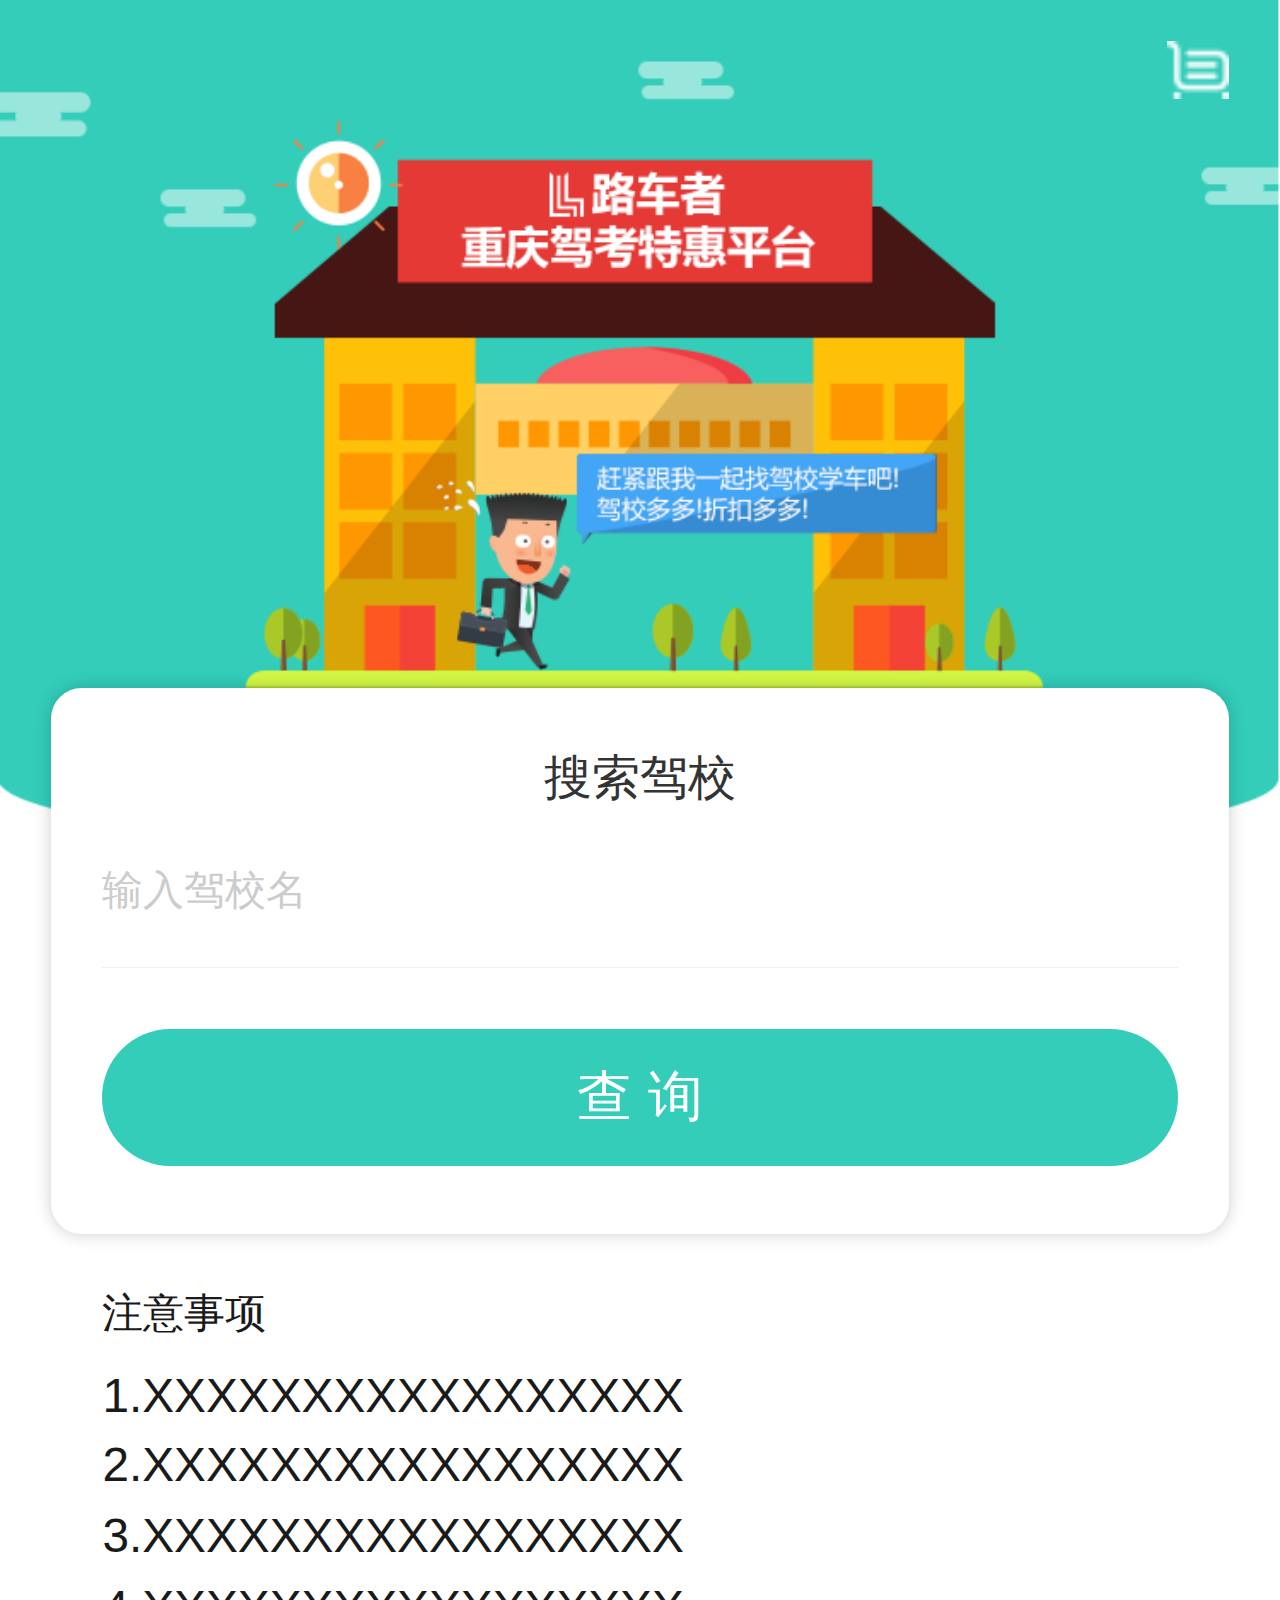
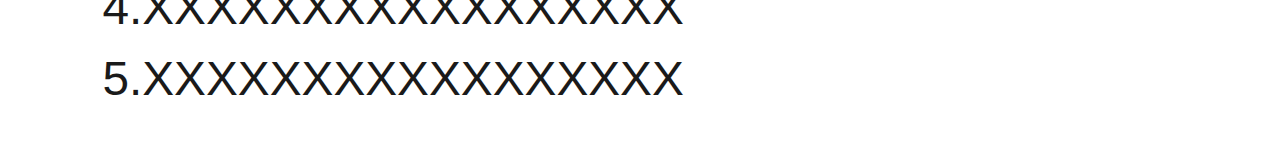
<file: index.html>
<!DOCTYPE html>
<html>
	<head>
		<meta charset="utf-8" />
		<meta name="viewport" content="width=device-width,initial-scale=1,minimum-scale=1,maximum-scale=1,user-scalable=no" />
		<title>驾考报名</title>
		<link rel="stylesheet" type="text/css" href="css/common.css"/>
		<link rel="stylesheet" type="text/css" href="css/app.css"/>
	</head>
	<body>
		<div class="index">
			<div class="index-top">
				<a href="pay_detail.html">
					<em class="shopcar"></em>
				</a>
			</div>
			<div class="serach-school">
				<p>搜索驾校</p>
				<div class="serach-input">
					<input type="" placeholder="输入驾校名">
				</div>
				<div class="btn">
					<a href="apply.html">
						<p>查  询</p>
					</a>
				</div>
			</div>
			<div class="warmtip">
				<div class="tip">
				<p>注意事项</p>
				<ul>
					<li>1.XXXXXXXXXXXXXXXXX</li>
					<li>2.XXXXXXXXXXXXXXXXX</li>
					<li>3.XXXXXXXXXXXXXXXXX</li>
					<li>4.XXXXXXXXXXXXXXXXX</li>
					<li>5.XXXXXXXXXXXXXXXXX</li>
				</ul>
			</div>
			</div>
		</div>
	</body>
	<script src="js/common.js"></script>
</html>
</file>
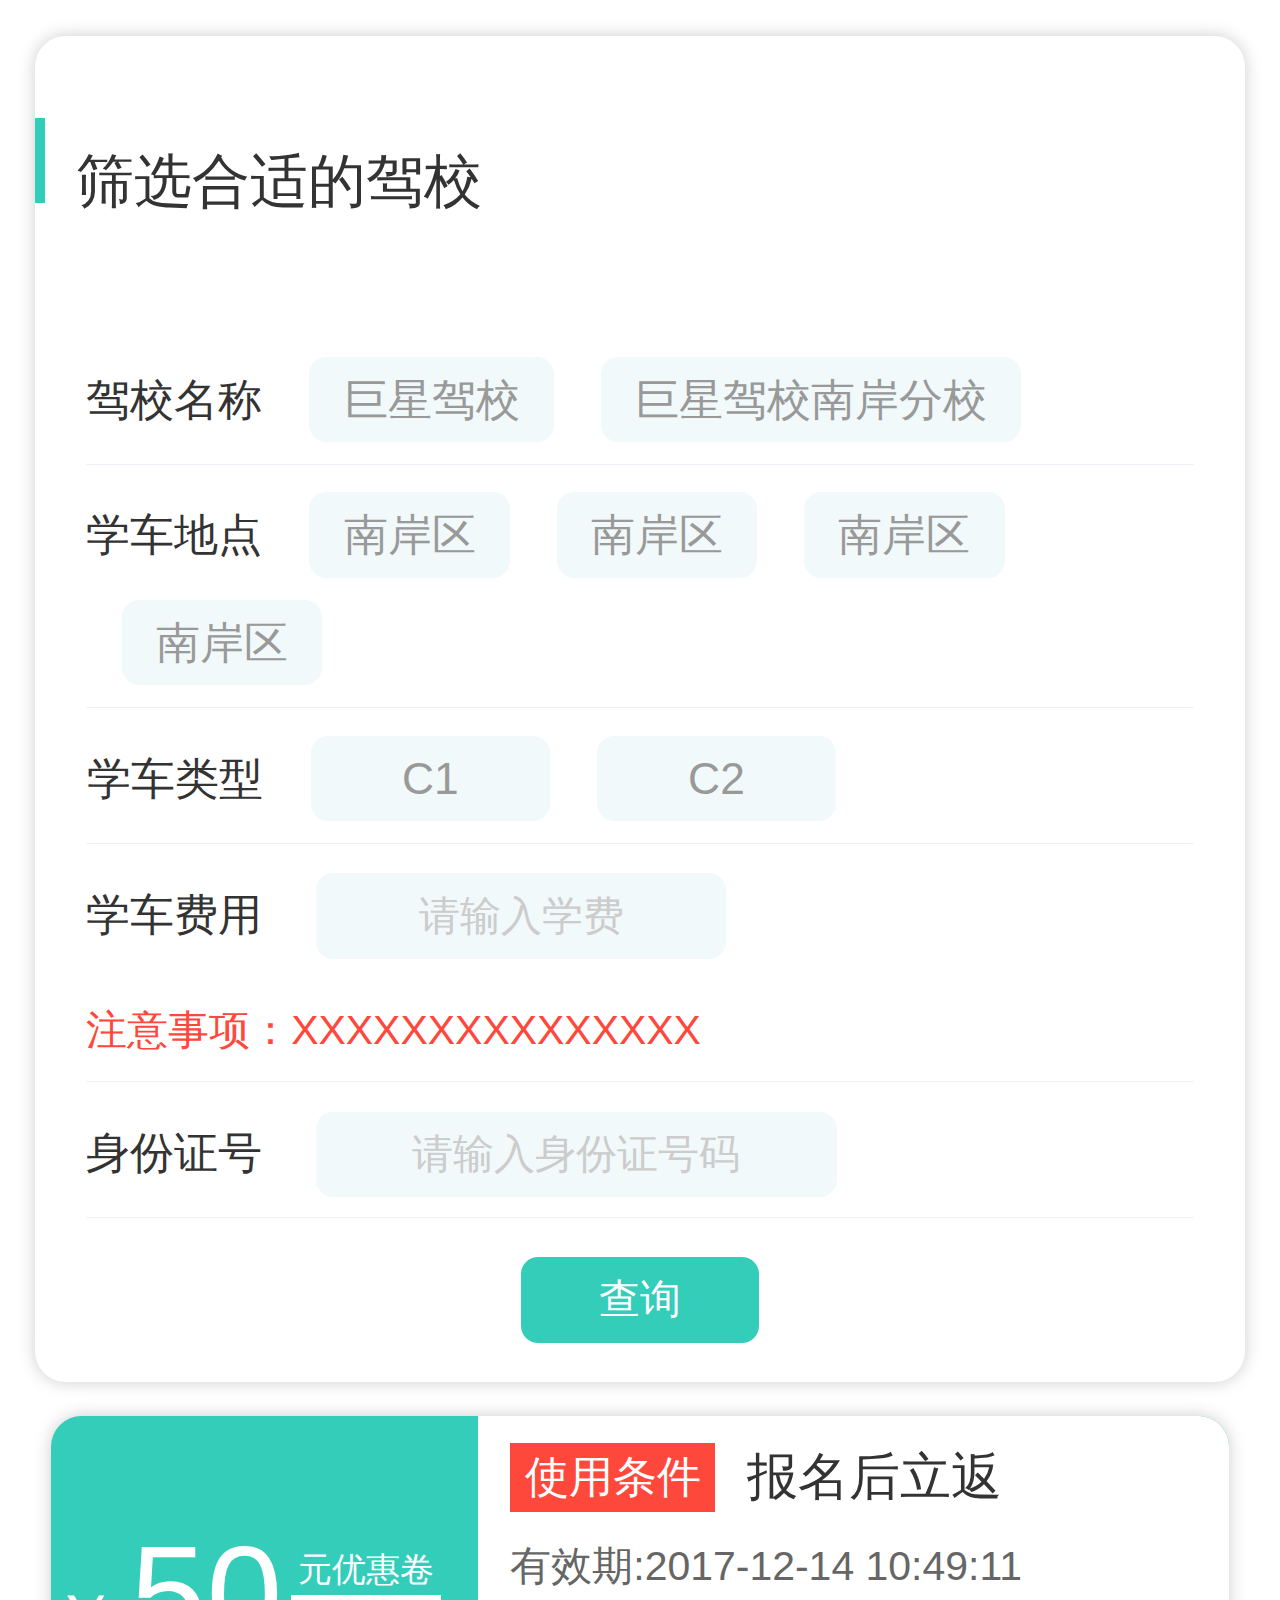
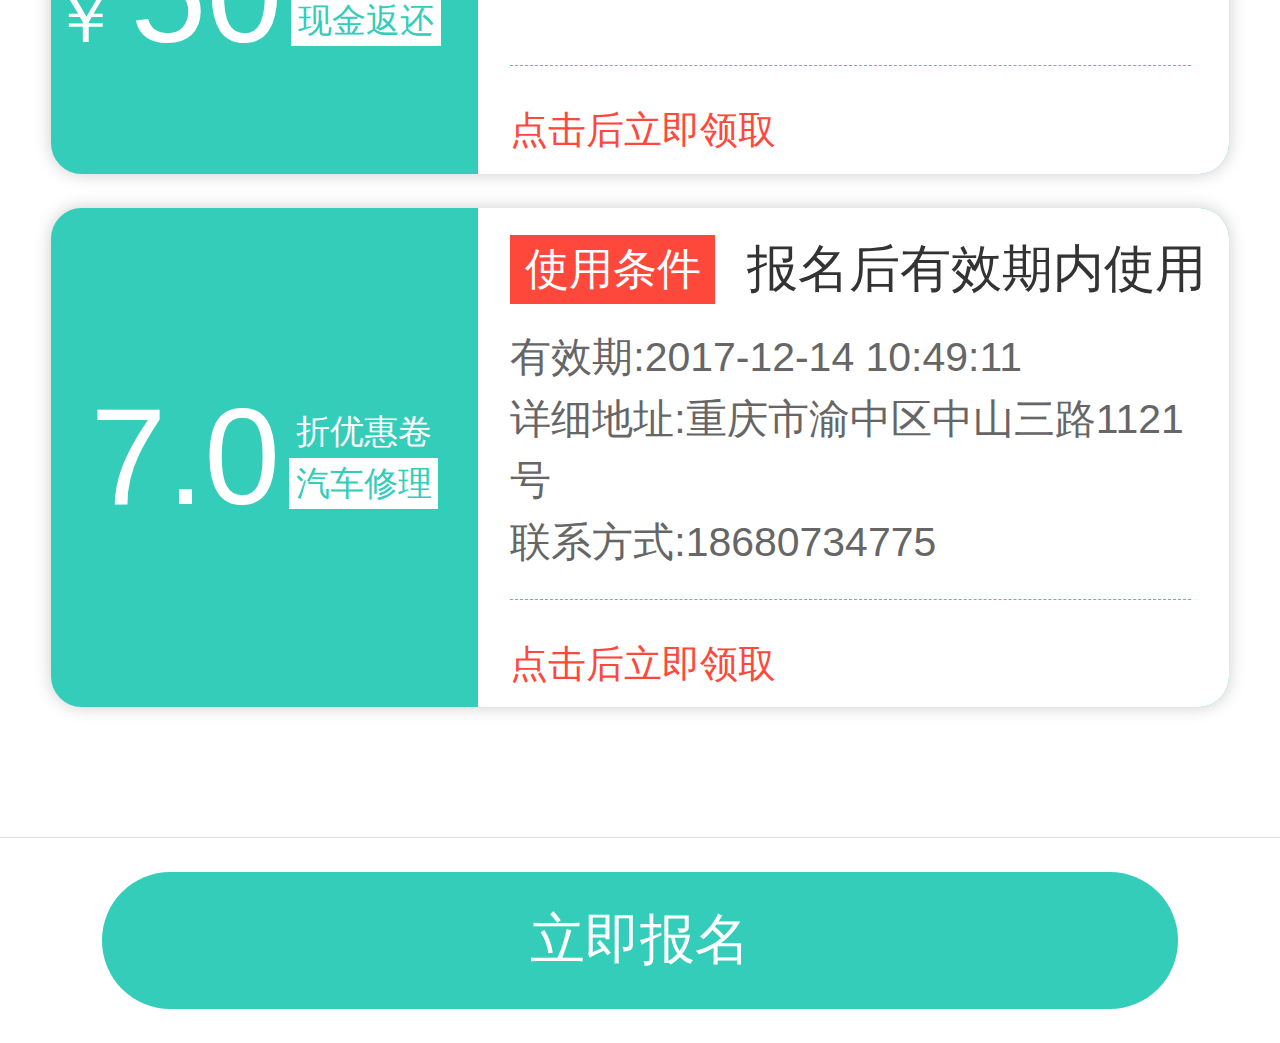
<file: apply.html>
<!DOCTYPE html>
<html>
	<head>
		<meta charset="UTF-8">
		<meta name="viewport" content="width=device-width,initial-scale=1,minimum-scale=1,maximum-scale=1,user-scalable=no" />
		<link rel="stylesheet" type="text/css" href="layer/mobile/need/layer.css"/>
		<link rel="stylesheet" type="text/css" href="css/app.css"/>
		<link rel="stylesheet" type="text/css" href="css/common.css"/>
		<title>立即报名</title>
	</head>
	<body>
		<div class="apply">
			<div class="choose-school">
				<span class="left-green"></span>
				<p>筛选合适的驾校</p>
				<div class="school-list">
					<ul>
						<li>
							<span>驾校名称</span>
							<span class="normal">巨星驾校</span>
							<span class="normal">巨星驾校南岸分校</span>
						</li>
						<li>
							<span>学车地点</span>
							<span class="normal">南岸区</span>
							<span class="normal">南岸区</span>
							<span class="normal">南岸区</span>
							<span class="normal">南岸区</span>
						</li>
						<li>
							<span>学车类型</span>
							<span class="normal">C1</span>
							<span class="normal">C2</span>
						</li>
						<li>
							<span>学车费用</span>
							<input class="bg-grey price" type="" placeholder="请输入学费"/>
							<p>注意事项：XXXXXXXXXXXXXXX</p>
						</li><li>
							<span>身份证号</span>
							<input class="bg-grey" type="" placeholder="请输入身份证号码"/>
						</li>
					</ul>
					<div class="sure-btn">
						<p class="col-white bg-green">查询</p>
					</div>
				</div>
			</div>
			<div class="bottom-quan">
				<ul>
					<li class="bg-green">
						<div class="left clearfix">
							<div class="box-l fl">
								<em class="col-white">￥</em>
								<span class="col-white">50</span>
							</div>
							<div class="box-r fl">
								<p class="col-white">元优惠卷</p>
								<p>现金返还</p>
							</div>
						</div>
						<div class="right fr">
							<div class="top-condition">
								<span class="col-white bg-red">使用条件</span>
								<span>报名后立返</span>
							</div>
							<div class="info-list">
								<ul>
									<li>有效期:2017-12-14 10:49:11</li>
								</ul>
								<p class="col-red">点击后立即领取</p>
							</div>
						</div>
					</li>
					<li class="bg-green active">
						<div class="left clearfix">
							<div class="box-l fl">
								<span class="col-white">7.0</span>
							</div>
							<div class="box-r fl">
								<p class="col-white">折优惠卷</p>
								<p>汽车修理</p>
							</div>
						</div>
						<div class="right fr">
							<div class="top-condition">
								<span class="col-white bg-red">使用条件</span>
								<span>报名后有效期内使用</span>
							</div>
							<div class="info-list">
								<ul>
									<li>有效期:2017-12-14 10:49:11</li>
									<li>详细地址:重庆市渝中区中山三路1121号</li>
									<li>联系方式:18680734775</li>
								</ul>
								<p class="col-red">点击后立即领取</p>
							</div>
						</div>
					</li>
				</ul>
			</div>
			<div class="botton-btn">
				<div class="btn">
					<a href="javascript:;">
						<p>立即报名</p>
					</a>
				</div>
			</div>
		</div>
		<div class="modal">
			<div class="modal-cont">
				<p class="bg-green col-white">学车预报名协议</p>
				<div class="inner">
					<p>
			  			全球经济寒潮冲击下，我国当前的就业形势严峻。为应对高校毕业生就业压力，中央和各地政府出台了不少政策举措。如国务院办公厅发出通知，提出从2009年起用3年时间组织100万未就业的高校毕业生参加见习，以为缓冲；又要求和鼓励科研单位聘用高校毕业生参与研究，为此支付的劳务性费用和社会保险费补助可由项目经费列支。上海市政府出台了《关于做好2009年上海高校毕业生就业工作的通知》，要求扶持高校毕业生自主创业；实施引导升学、技能培训、职业见习和就业援助等六大专项计划；加大就业服务和指导力度，等等。与此同时，各高校加大了相关工作力度；社会方方面面包括企业、行业协会、共青团、民政部门等也积极行动，“助推”大学生的就业和创业。可以相信，2009年高校毕业生的就业工作有望较为顺利地推进。但是，金融危机的发展动向及其影响，仍有不确定性，为此我们应当从长计议，从战略的高度和机制的较深层面来思考和破解高校毕业生的“就业难”问题。例如，自去年下半年起不断蔓延的经济不景气是否会延续到明后年？影响会有多大？我国的产业结构调整和消费结构变化将对社会就业结构产生什么作用？高等教育的人才培养目标、方式和内容与社会人才需求的矛盾应怎么克服？为缓解眼下大学毕业生就业困境而由政府“埋单”的新增就业岗位，“投入-产出”效果如何？等等。立足于科学发展观的学习实践成果，以创新思维跳出传统模式，针对经
					</p>
				</div>
				<div class="modal-btn">
					<a class="fl" href="javascript:;">
						<span>不同意</span>
					</a>
					<a class="fl" href="javascript:;">
						<span class="active">同意</span>
					</a>
				</div>
			</div>
		</div>
	</body>
	<script type="text/javascript" src="js/jquery-3.1.1.min.js" ></script>
	<script type="text/javascript" src="js/common.js"></script>
	<script type="text/javascript">
		$('.btn').click(function(){
			$('.modal').show();
			$('body').css({
				'overflow':'hidden',
				'position':'fixed'
			});
			return false;
		})
		$('.modal').click(function(){
			$(this).hide();
			$('body').css({
				'overflow':'initial',
				'position':'initial'
			});
		})
		$('.modal-btn a').eq(1).click(function(){
			$('.modal').hide()
			window.location.href='input_msg.html';
		})
		
//		//弹窗的文字区域的滑动效果
//		$('.modal').on('touchstart','.inner p',function(e){
//			e.stopPropagation();
//			var L = $('.inner p').offset().left;
//			var h = $(this).height()-$('.inner').height();
//			console.log(h)
//			console.log($(this).offset().top)
//			var startY = e.originalEvent.changedTouches[0].pageY;
//			$('.modal').on('touchmove','.inner p',function(e){
//				e.stopPropagation();
//				var endY= e.originalEvent.changedTouches[0].pageY;
//				var t = $(this).offset().top;
//				if(startY<endY){
//					t+=13;
//					//此处的13为该p标签的上margin
//					if (t<=(h-90)) {
//						$(this).offset({top:t,left:L});
//					}else{
//						$(this).offset({top:h-90,left:L});
//					}
//				}else{
//					t-=13;
//					if(t>(-116)){
//						$(this).offset({top:t,left:L});
//					}else{
//						$(this).offset({top:-116,left:L});
//					}
//				}
//				console.log(t)
//				return false;
//			})
//			return false;
//		})
		
//		点击切换选择驾校以及区域等激活状态
		$('.school-list ul li span.normal').click(function(){
			$(this).siblings('span').removeClass('active');
			$(this).removeClass('mormal').addClass('active');
			$(this).parent().next().children('span').removeClass('active');
		})
		
	</script>
</html>
</file>
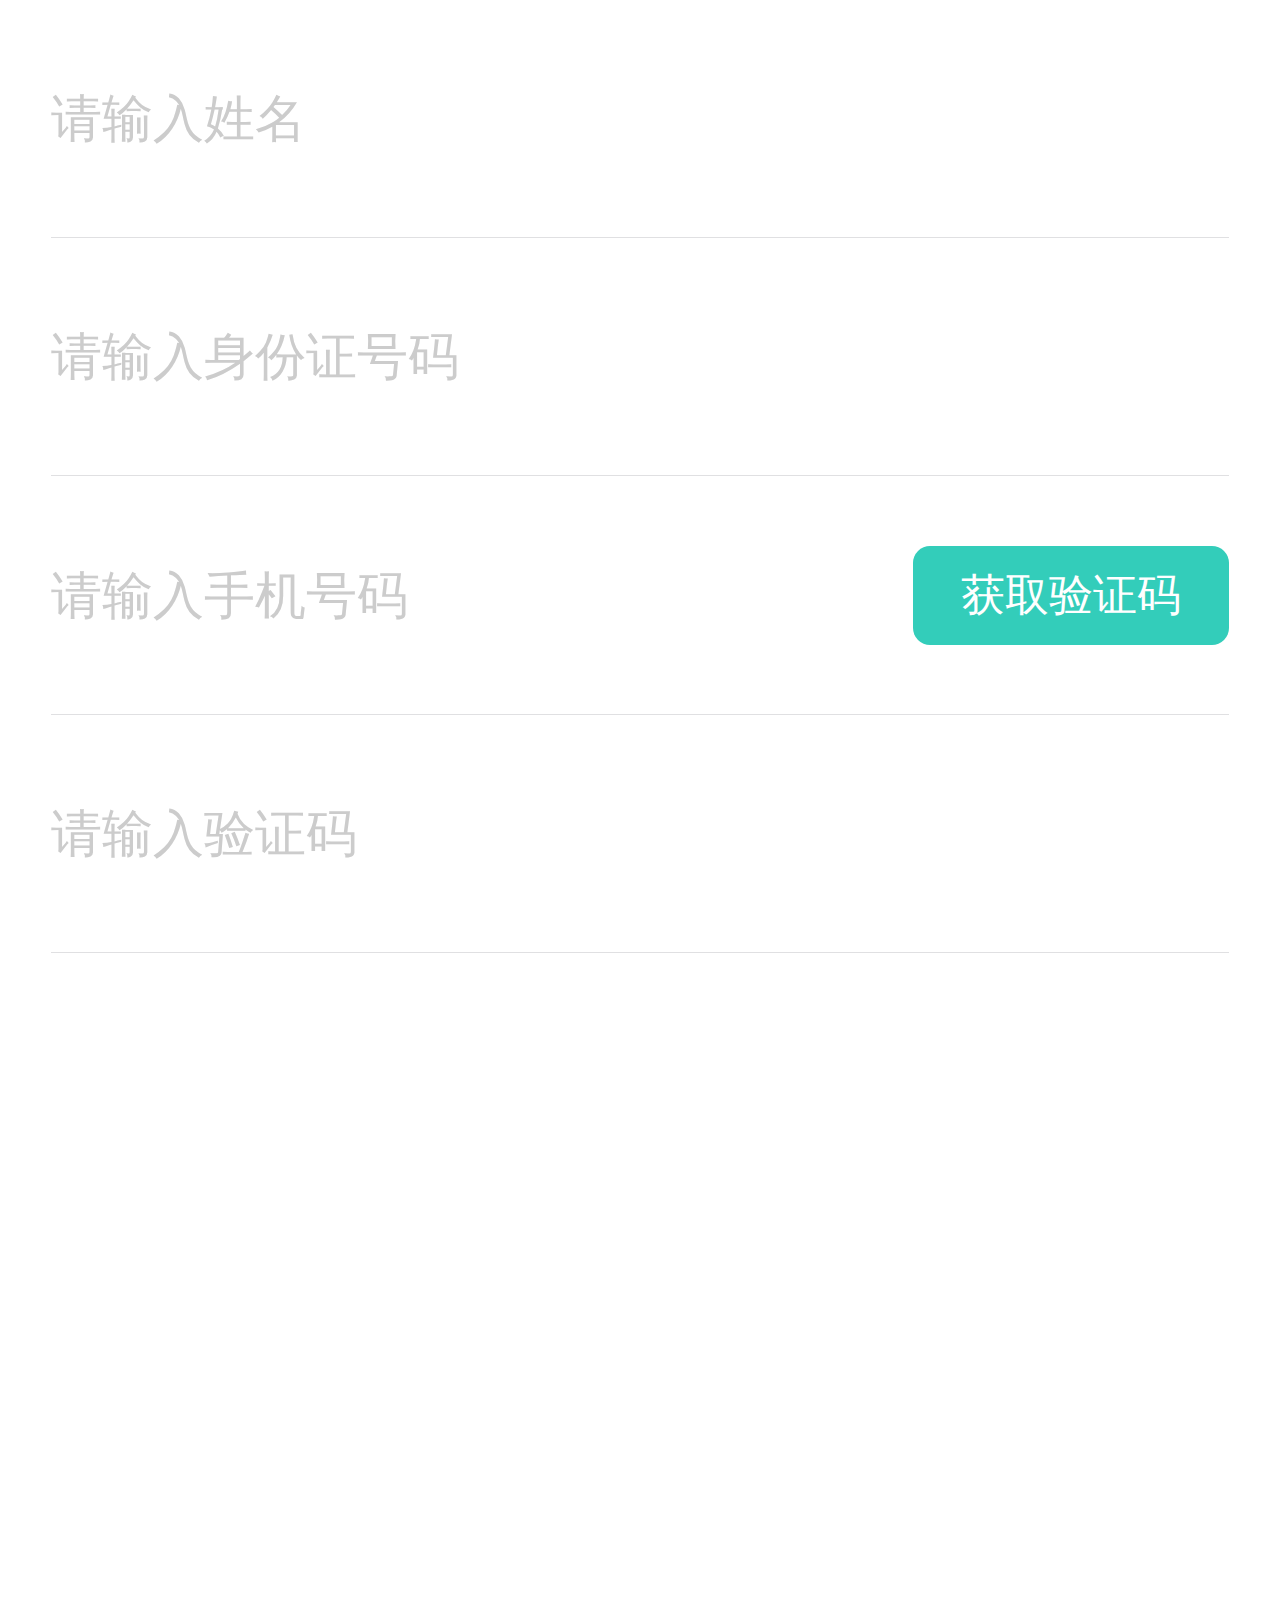
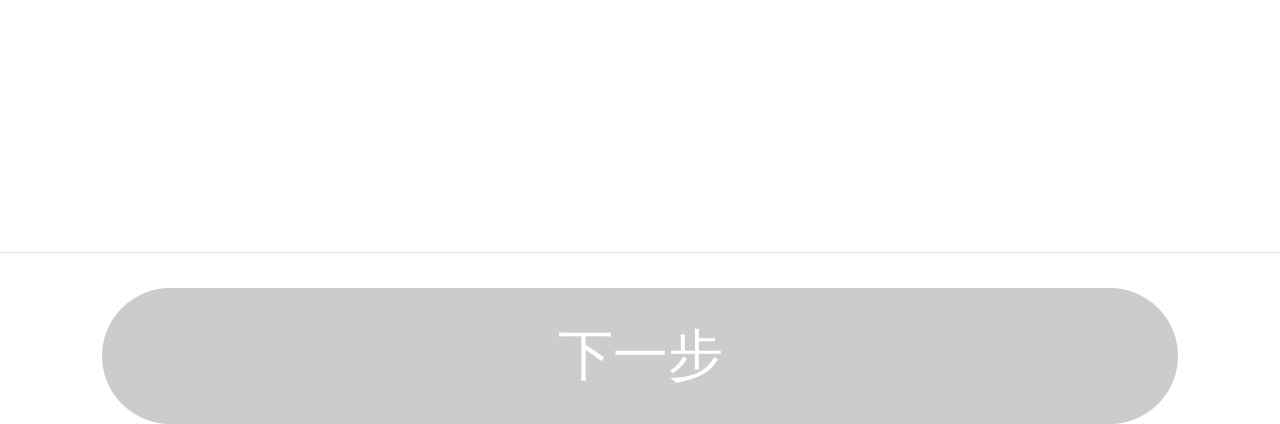
<file: input_msg.html>
<!DOCTYPE html>
<html>
	<head>
		<meta charset="UTF-8">
		<meta name="viewport" content="width=device-width,initial-scale=1,minimum-scale=1,maximum-scale=1,user-scalable=no" />
		<link rel="stylesheet" type="text/css" href="css/app.css"/>
		<link rel="stylesheet" type="text/css" href="css/common.css"/>
		<title>填写资料</title>
	</head>
	<body>
		<div class="input-msg">
			<div class="msg-cont">
				<ul>
					<li>
						<input type="" placeholder="请输入姓名"/>
					</li>
					<li>
						<input type="" placeholder="请输入身份证号码"/>
					</li>
					<li>
						<input type="" placeholder="请输入手机号码"/>
						<span class="bg-green col-white fr">获取验证码</span>
					</li>
					<li>
						<input class="yzcode" type="" placeholder="请输入验证码"/>
					</li>
				</ul>
			</div>
			<div class="btn active">
				<a href="pay_list.html">
					<p>下一步</p>
				</a>
			</div>
		</div>
	</body>
	<script src="js/jquery-3.1.1.min.js" type="text/javascript" charset="utf-8"></script>
	<script type="text/javascript" src="js/common.js" ></script>
	<script type="text/javascript">
//		$('.btn').click(function(){
//			
//		})


//获取验证码
	var on = true;
	$('span').click(function(){
		if (on) {
			on = !on;
			var that = $(this);
			var time = 60;
			var newTime;
			$(this).css('background','#C2C2C2');
			var timer = setInterval(function(){
				time--;
				if (time<10) {
					newTime = '0' + time;
				}else{
					newTime = time;
				}
				var str = '获取时间('+newTime+'s)';
				that.html(str);
				if (time<=0) {
					clearInterval(timer);
					that.css('background','red').html('重新获取');
					on = !on;
				}
			},1000);
		}
	})
	$('.yzcode').blur(function(){
		$('.btn').removeClass('active');
	})
	$('.btn').click(function(){
		var on = $(this).hasClass('active');
//		if (!on) {
//			$.ajax({
//				type:"get",
//				url:"",
//				async:true
//			});
//		}
	})
	</script>
</html>
</file>
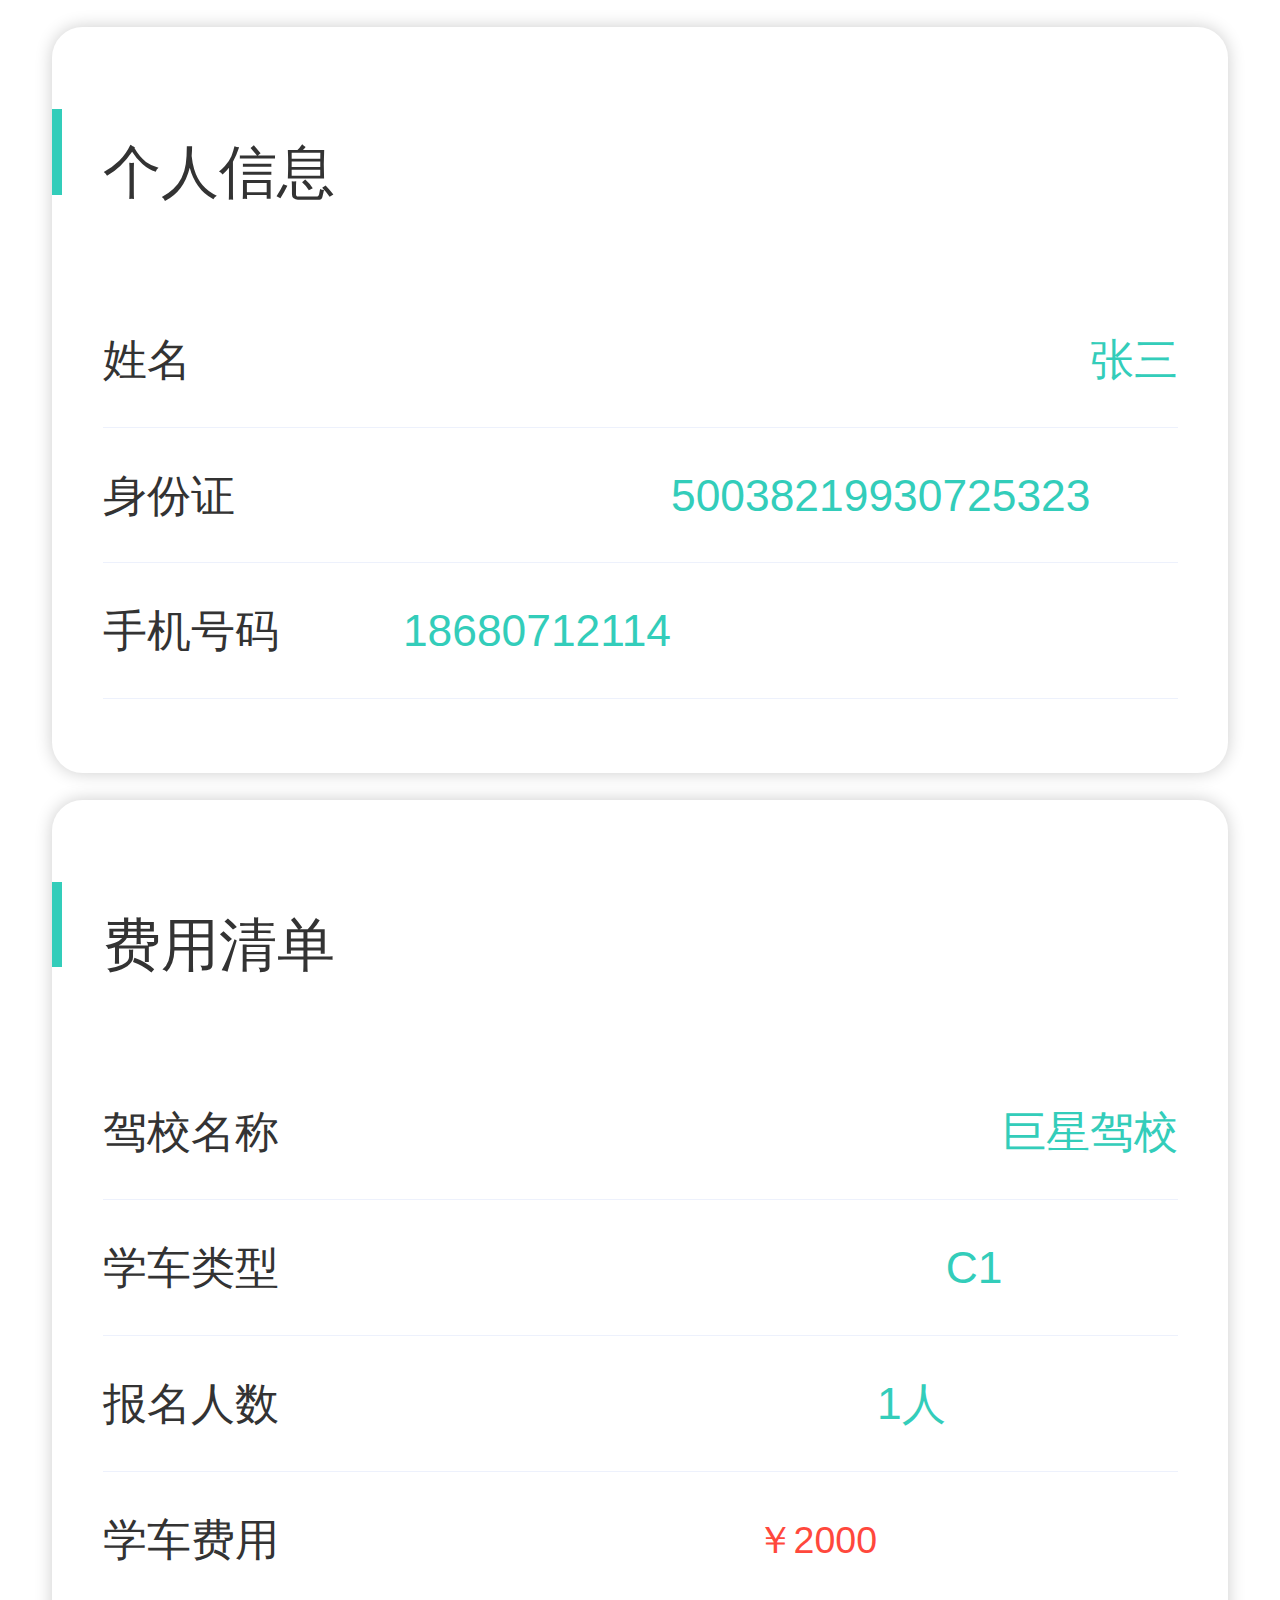
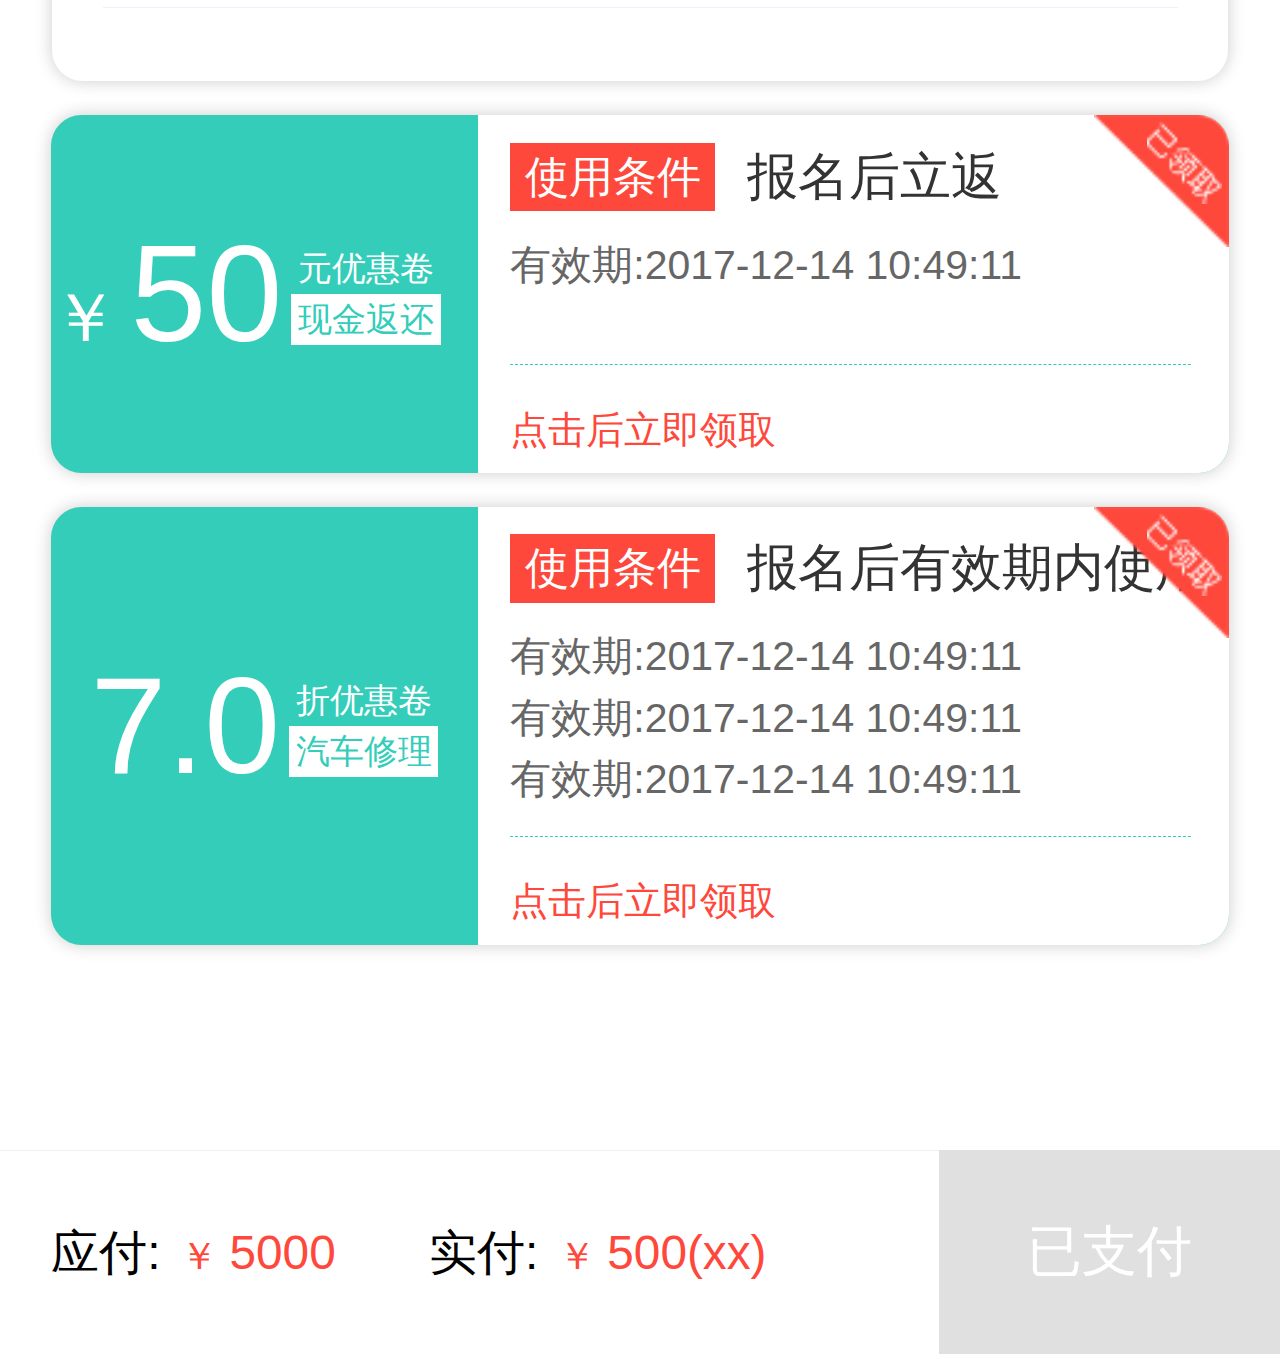
<file: pay_detail.html>
<!DOCTYPE html>
<html>
	<head>
		<meta charset="UTF-8">
		<meta name="viewport" content="width=device-width,initial-scale=1,minimum-scale=1,maximum-scale=1,user-scalable=no" />
		<link rel="stylesheet" type="text/css" href="css/app.css"/>
		<link rel="stylesheet" type="text/css" href="css/common.css"/>
		<title>订单详情</title>
	</head>
	<body>
		<div class="pay_detail">
			<div class="item">
				<span class="left-green bg-green"></span>
				<p>个人信息</p>
				<ul>
					<li>
						<span>姓名</span>
						<span class="fr">张三</span>
					</li>
					<li>
						<span>身份证</span>
						<span class="fr">50038219930725323</span>
					</li>
					<li>
						<span>手机号码</span>
						<span class="fr">18680712114</span>
					</li>
				</ul>
			</div>
			<div class="item">
				<span class="left-green bg-green"></span>
				<p>费用清单</p>
				<ul>
					<li>
						<span>驾校名称</span>
						<span class="fr">巨星驾校</span>
					</li>
					<li>
						<span>学车类型</span>
						<span class="fr">C1</span>
					</li>
					<li>
						<span>报名人数</span>
						<span class="fr">1人</span>
					</li>
					<li>
						<span>学车费用</span>
						<span class="fr differ">￥2000</span>
					</li>
				</ul>
			</div>
			<div class="bottom-quan">
				<ul>
					<li class="bg-green">
						<div class="left clearfix">
							<div class="box-l fl">
								<em class="col-white">￥</em>
								<span class="col-white">50</span>
							</div>
							<div class="box-r fl">
								<p class="col-white">元优惠卷</p>
								<p>现金返还</p>
							</div>
						</div>
						<div class="right fr">
							<div class="top-condition">
								<span class="col-white bg-red">使用条件</span>
								<span>报名后立返</span>
							</div>
							<div class="info-list">
								<ul>
									<li>有效期:2017-12-14 10:49:11</li>
								</ul>
								<p class="col-red">点击后立即领取</p>
							</div>
						</div>
						<div class="jiao">
							<img src="img/get.png"/>
						</div>
					</li>
					<li class="bg-green active">
						<div class="left clearfix">
							<div class="box-l fl">
								<span class="col-white">7.0</span>
							</div>
							<div class="box-r fl">
								<p class="col-white">折优惠卷</p>
								<p>汽车修理</p>
							</div>
						</div>
						<div class="right fr">
							<div class="top-condition">
								<span class="col-white bg-red">使用条件</span>
								<span>报名后有效期内使用</span>
							</div>
							<div class="info-list">
								<ul>
									<li>有效期:2017-12-14 10:49:11</li>
									<li>有效期:2017-12-14 10:49:11</li>
									<li>有效期:2017-12-14 10:49:11</li>
								</ul>
								<p class="col-red">点击后立即领取</p>
							</div>
						</div>
						<div class="jiao">
							<img src="img/get.png"/>
						</div>
					</li>
				</ul>
			</div>
		</div>
		<div class="pay-bottom active">
			<div class="fl lex">
				<em>应付:</em>
				<span>￥</span>
				<strong>5000</strong>
				<em>实付:</em>
				<span>￥</span>
				<strong>500(xx)</strong>
			</div>
			<div class="payfor fr">
				<p>已支付</p>
			</div>
		</div>
	</body>
	<script type="text/javascript" src="js/common.js"></script>
</html>
</file>
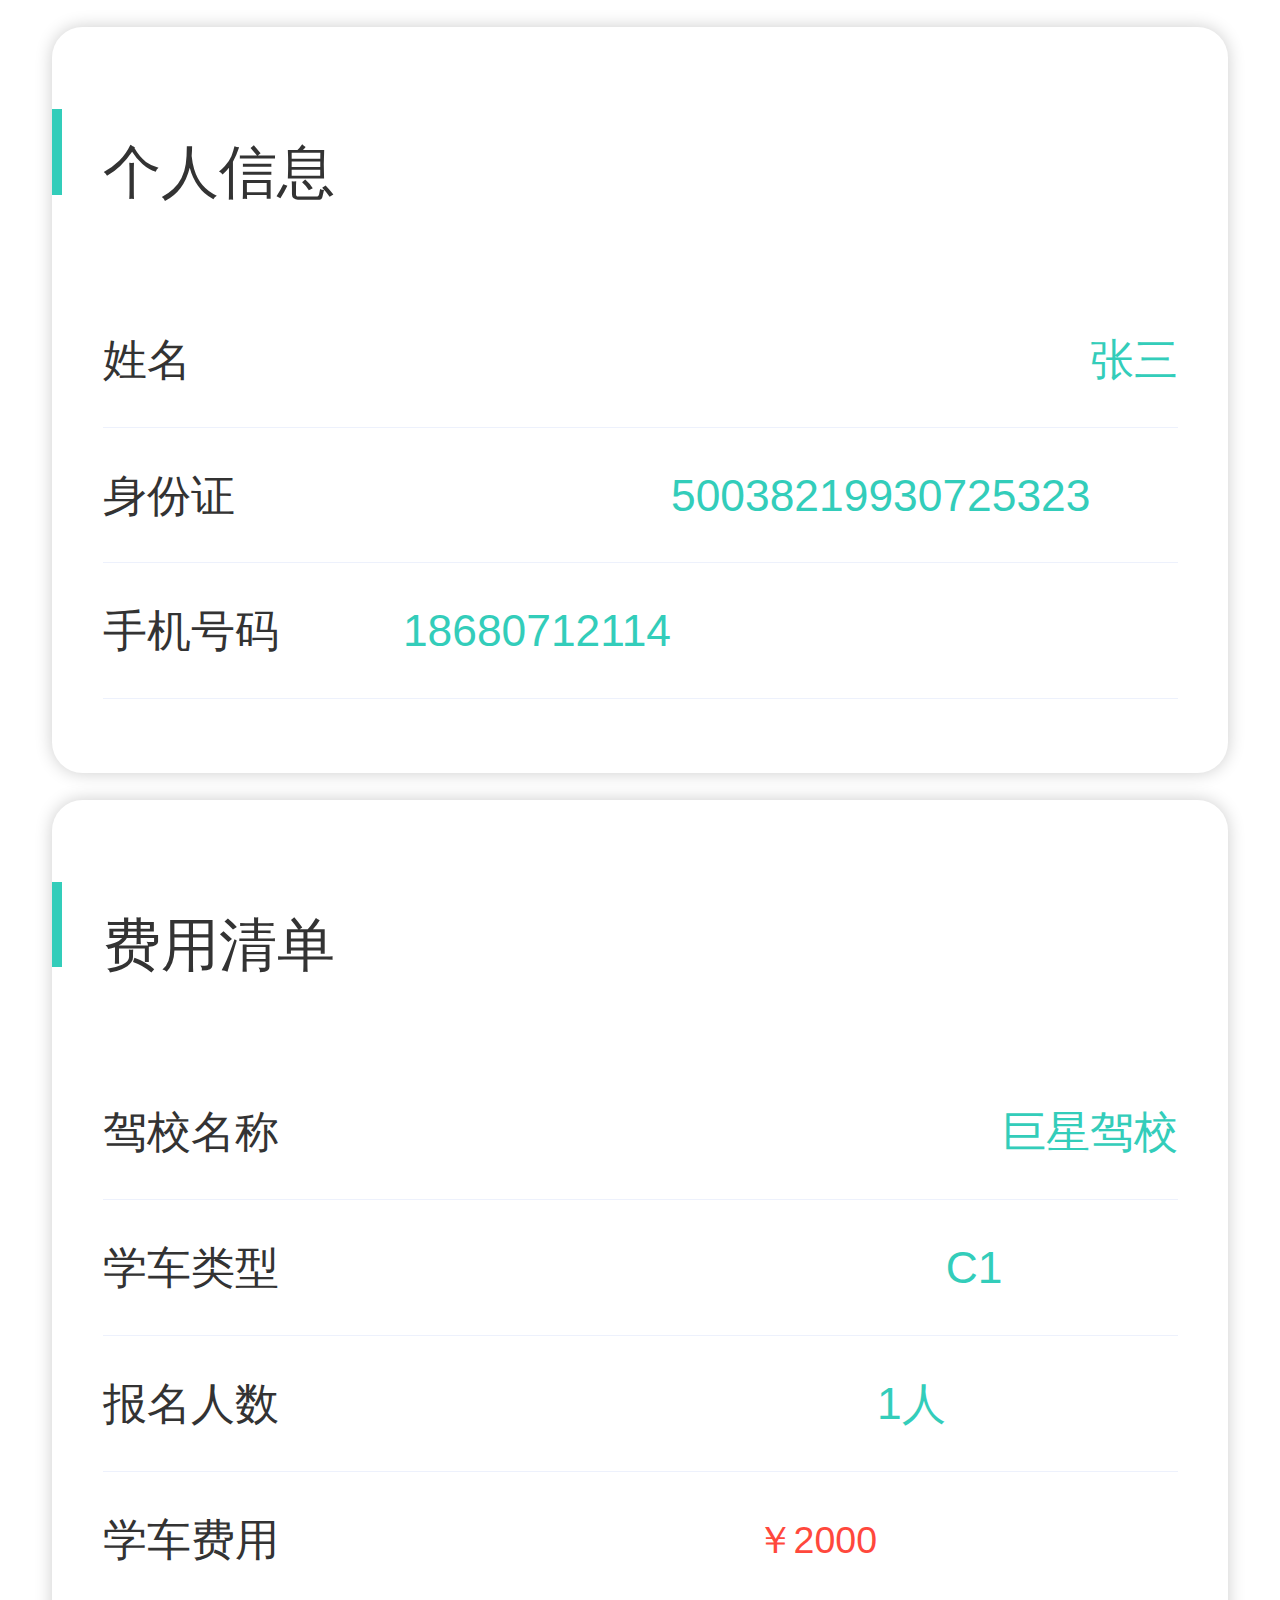
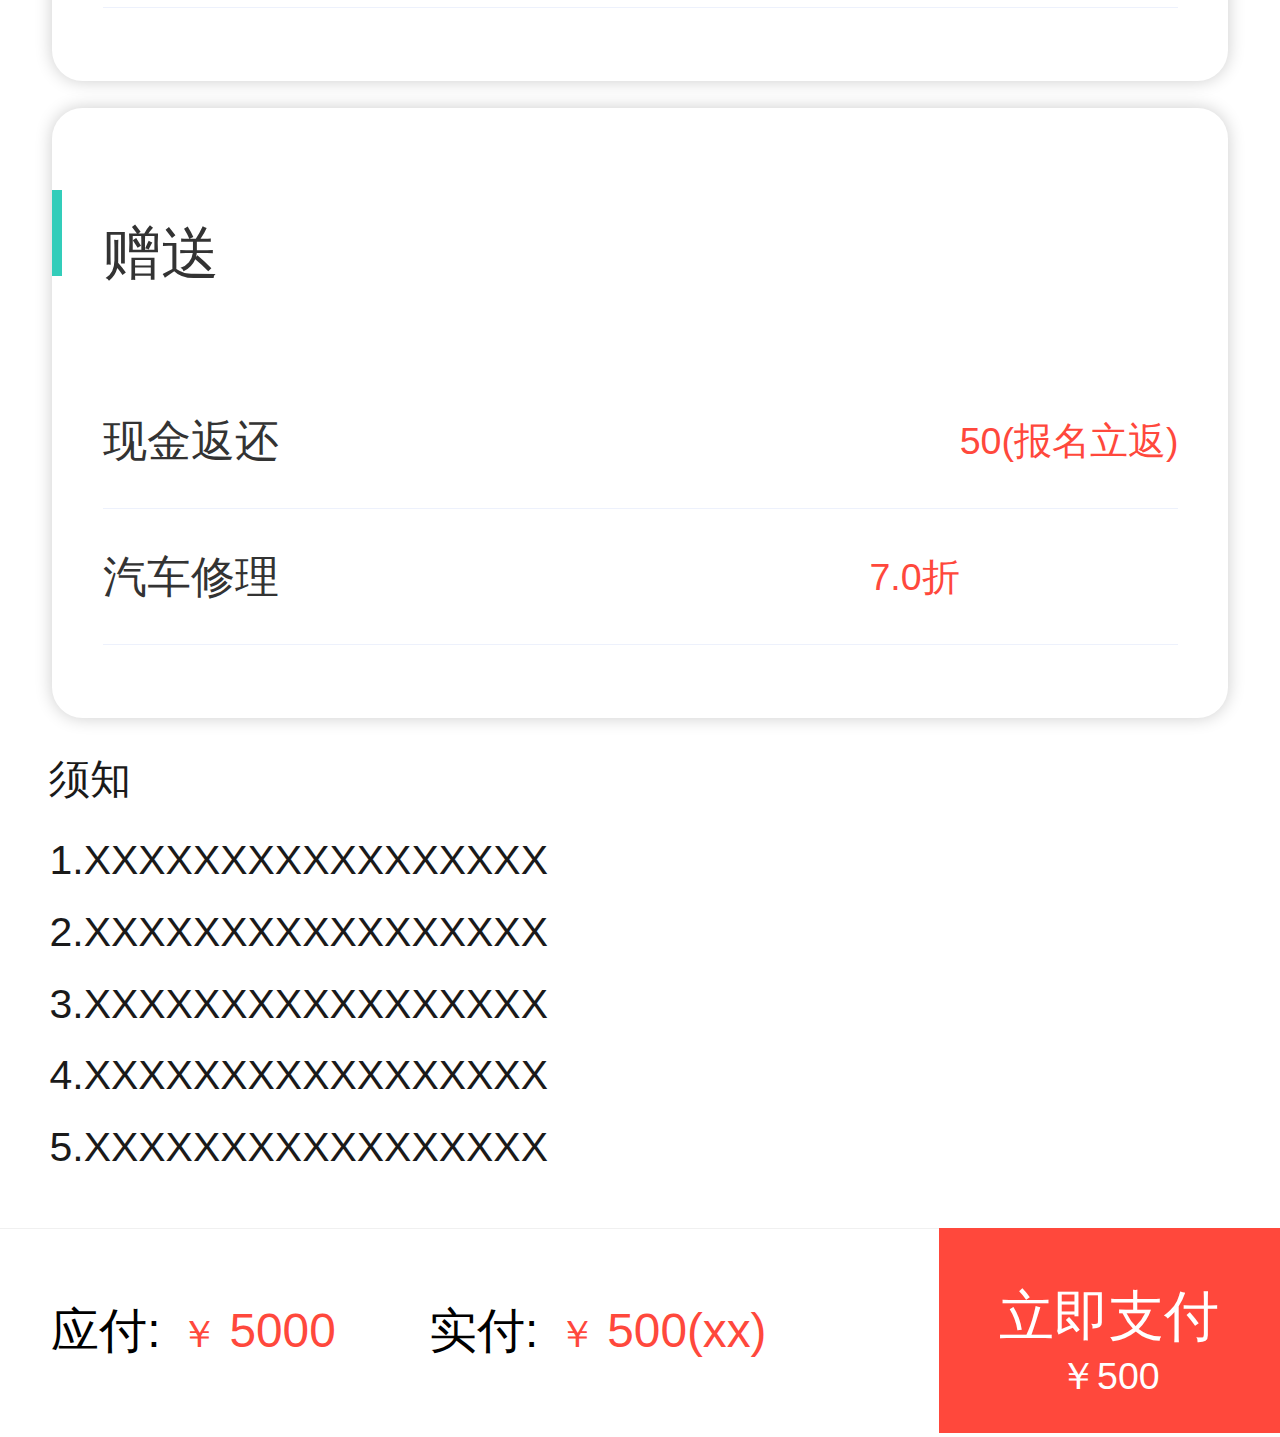
<file: pay_list.html>
<!DOCTYPE html>
<html>
	<head>
		<meta charset="UTF-8">
		<meta name="viewport" content="width=device-width,initial-scale=1,minimum-scale=1,maximum-scale=1,user-scalable=no" />
		<link rel="stylesheet" type="text/css" href="css/app.css"/>
		<link rel="stylesheet" type="text/css" href="css/common.css"/>
		<title>立即报名</title>
	</head>
	<body>
		<div class="pay_list">
			<div class="item">
				<span class="left-green bg-green"></span>
				<p>个人信息</p>
				<ul>
					<li>
						<span>姓名</span>
						<span class="fr">张三</span>
					</li>
					<li>
						<span>身份证</span>
						<span class="fr">50038219930725323</span>
					</li>
					<li>
						<span>手机号码</span>
						<span class="fr">18680712114</span>
					</li>
				</ul>
			</div>
			<div class="item">
				<span class="left-green bg-green"></span>
				<p>费用清单</p>
				<ul>
					<li>
						<span>驾校名称</span>
						<span class="fr">巨星驾校</span>
					</li>
					<li>
						<span>学车类型</span>
						<span class="fr">C1</span>
					</li>
					<li>
						<span>报名人数</span>
						<span class="fr">1人</span>
					</li>
					<li>
						<span>学车费用</span>
						<span class="fr differ">￥2000</span>
					</li>
				</ul>
			</div>
			<div class="item">
				<span class="left-green bg-green"></span>
				<p>赠送</p>
				<ul>
					<li>
						<span>现金返还</span>
						<span class="fr differ">50(报名立返)</span>
					</li>
					<li>
						<span>汽车修理</span>
						<span class="fr differ">7.0折</span>
					</li>
				</ul>
			</div>
			<div class="tip">
				<p>须知</p>
				<ul>
					<li>1.XXXXXXXXXXXXXXXXX</li>
					<li>2.XXXXXXXXXXXXXXXXX</li>
					<li>3.XXXXXXXXXXXXXXXXX</li>
					<li>4.XXXXXXXXXXXXXXXXX</li>
					<li>5.XXXXXXXXXXXXXXXXX</li>
				</ul>
			</div>
			<div class="pay-bottom">
				<div class="fl lex">
					<em>应付:</em>
					<span>￥</span>
					<strong>5000</strong>
					<em>实付:</em>
					<span>￥</span>
					<strong>500(xx)</strong>
				</div>
				<div class="payfor fr">
					<a href="pay_detail.html">
						<p>立即支付</p>
						<p class="react">￥500</p>
					</a>
				</div>
			</div>
		</div>
	</body>
	<script type="text/javascript" src="js/common.js"></script>
</html>
</file>
<file: css/common.css>
/*通用样式*/
* { -webkit-tap-highlight-color: transparent; outline: 0; margin: 0; padding: 0; vertical-align: baseline; }
body, h1, h2, h3, h4, h5, h6, hr, p, blockquote, dl, dt, dd, ul, ol, li, pre, form, fieldset, legend, button, input, textarea, th, td { margin: 0; padding: 0; vertical-align: baseline; }
img { border: 0 none; vertical-align: top; }
i, em { font-style: normal; }
ol, ul { list-style: none;} 
input, select, button, h1, h2, h3, h4, h5, h6 { font-size: 100%; font-family: inherit; }
table { border-collapse: collapse; border-spacing: 0; }
a { text-decoration: none; color: #666; }
html {font-size: 62.5%;font-family: "PingFang-SC-Regular";}
body { margin: 0 auto; /*min-width: 320px; max-width: 640px; */height: 100%; font-size: 1rem; font-family: -apple-system,Helvetica,sans-serif; line-height: 1.5; color: #666; -webkit-text-size-adjust: 100% !important; text-size-adjust: 100% !important;}
input[type="text"], textarea { -webkit-appearance: none; -moz-appearance: none; appearance: none; }


* {
	margin: 0;
	padding: 0;
}
ul ,li {
	list-style: none;
}
a {
text-decoration: none;	
}

.fl {
	float:left!important;
}
.fr {
	float: right;
}
.clearfix:before,
.clearfix:after {
  content: " ";
  display: table;
}
.clearfix:after {
  clear: both;
}
.btn{
	width: 26.25rem;
	height: 3.333333rem;
	border-radius: 1.666666rem;
	background: #33CDBA;
	margin: auto;
	margin-top: 1.5rem;
}
.btn.active{
	background: #ccc;
}
.btn p{
	font-size: 1.333333rem;
	color: #fff;
	text-align: center;
	height: 3.333333rem;
	line-height: 3.333333rem;
}
/*背景颜色*/
.col-white{
	color: #fff;
}
.col-99{
	color: #999999;
}
.col-33{
	color: #333;
}
.col-red{
	color: #FF483C;
}
.bg-green{
	background: #33CDBA;
}
.bg-grey{
	background: #F1F9FA;
}
.bg-red{
	background: #FF483C;
}

/*按钮*/
.sure-btn{
	width: 5.833333rem;
	height: 2.083333rem;
	margin: auto;
	margin-top: 0.958333rem;
	padding-bottom: 0.958333rem;
}
.sure-btn p{
	border-radius: 0.416666rem;
	text-align: center;
	line-height: 2.083333rem;
}

.layui-m-layersection{
	padding-top: 0;
}
</file>
<file: css/app.css>
html,body{
	width: 100%;
	height: 100%;
}
body{
	background: #fff;
}
/*首页index.html*/
.index{
	width: 100%;
	height: 100%;
	position: relative;
}
.index-top{
	width: 100%;
	height: 20.833333rem;
	background: url('../img/index_bg.png');
	background-size: 100% 100%;
	position: relative;
}
.shopcar{
	width: 1.5rem;
	height: 1.416666rem;
	background: url('../img/gouwuce.png');
	background-size: 100% 100%;
	position: absolute;
	top: 1rem;
	right: 1.25rem;
}
.serach-school{
	width: 28.75rem;
	height: 13.333333rem;
	position: absolute;
	top: 16.791666rem;
	left: 50%;
	margin-left: -14.375rem;
	z-index: 4;
	background: #fff;
	border-radius:0.75rem;
	box-shadow:0px 0px 0.416666rem rgba(0,0,0,0.2)
}
.serach-school>p{
	margin-top: 1.333333rem;
	text-align: center;
	font-size: 1.166666rem;
	color: #333;
}
.serach-school .serach-input{
	width: 100%;
	box-sizing: border-box;
	padding: 1.125rem 1.25rem;
	position: relative;
	/*border-bottom: 1px solid #EDF1FC;*/
}
.serach-school .serach-input:after{
	content: '';
	position: absolute;
	bottom: 0;
	left: 1.25rem;
	background: #EDF1FC;
	width: 26.25rem;
	height: 1px;
}
.serach-school input{
	outline: none;
	border: none;
}
::-moz-placeholder{
	color: #ccc;
}
::-webkit-input-placeholder{
	color: #ccc;
}
::-ms-input-placeholder{
	color: #ccc;
}
.warmtip{
	padding-left: 1.291666rem;
	margin-top: 10.5rem;
}
.warmtip ul li:first-child{
	margin-bottom: 0.75rem;
}
.warmtip ul li{
	font-size: 1.166666rem;
	color: #1A1A1A;
	margin-bottom: 0.833333rem;
}
.warmtip ul li:last-child{
	margin-bottom: 0;
}


/*立即报名apply.html*/
.apply{
	width: 100%;
	height: 100%;
}
.apply .choose-school{
	width: 29.541666rem;
	/*height: 23.291666rem;*/
	border-radius:0.75rem;
	box-shadow:0px 0px 0.416666rem rgba(0,0,0,0.2);
	margin: auto;
	margin-top: 0.875rem;
	position: relative;
	box-sizing: border-box;
	padding-top: 2.458333rem;
}
.apply .choose-school .left-green{
	width: 0.25rem;
	height: 2.083333rem;
	background: #32CCBA;
	position: absolute;
	left: 0;
	top: 2rem;
}
.apply .choose-school>p{
	margin-left: 1rem;
	font-size: 1.416666rem;
	color: #333;
}
.apply .choose-school .school-list{
	margin-top: 2.583333rem;
	padding: 0 1.25rem;
}
.apply .choose-school .school-list ul li{
	padding-top: 0.666666rem;
}
.apply .choose-school .school-list ul li span{
	display: inline-block;
	height: 2.083333rem;
	border-radius: 0.416666rem;
	line-height: 2.083333rem;
	text-align: center;
	margin-bottom: 0.541666rem;
	font-size: 1.083333rem;
}
.apply .choose-school .school-list ul li span.normal{
	color: #999;
	background: #F1F9FA;
}
.apply .choose-school .school-list ul li span.active{
	color: #fff;
	background: #33CDBA;
}
.apply .choose-school .school-list ul li span:first-child{
	margin-top: 0;
	margin-left: 0;
	padding: 0;
	color: #333;
}
.apply .choose-school .school-list ul li{
	border-bottom: 1px solid #EDF1FC;
}
.apply .choose-school .school-list ul li span{
	padding: 0 0.833333rem;
	margin-left: 0.875rem;
}
.apply .choose-school .school-list ul li:nth-child(3) span{
	width: 4.166666rem;
}
.apply .choose-school .school-list ul li:nth-child(3) span:first-child{
	width: 4.333333rem;
}
.apply .choose-school .school-list ul li p{
	color: #FF483C;
	margin-bottom: 0.5rem;
	margin-top: 0.5rem;
}
.apply .choose-school .school-list ul li input{
	margin-left: 1.041666rem;
	outline: none;
	border: none;
	display: inline-block;
	height: 2.083333rem;
	text-align: center;
	border-radius:0.416666rem;
	width: 12.708333rem;
	line-height: 2.083333rem;
}
.apply .choose-school .school-list ul li input.price{
	width: 10rem;
}
.bottom-quan>ul>li{
	overflow: hidden;
	width: 28.75rem;
	margin: auto;
	border-radius: 0.75rem;
	box-shadow:0px 0px 0.416666rem rgba(12,3,7,0.2);
	margin-top: 0.833333rem;
	position: relative;
}
.bottom-quan>ul>li .left{
	display: inline-block;
	width: 10.416666rem;
	position: absolute;
	top: 50%;
	margin-top: -1.25rem;
}
.bottom-quan ul li .left .box-l{
	height: 100%;
}
.bottom-quan ul li .left .box-l em{
	display: inline-block;
	font-size: 1.666666rem;
}
.bottom-quan ul li .left .box-l span{
	display: inline-block;
	height: 2.5rem;
	line-height: 2.5rem;
	font-size: 3.333333rem;
}
.bottom-quan ul li.active .left .box-l span{
	margin-left: 0.958333rem;
}
.bottom-quan ul li .left .box-r p{
	font-size: 0.833333rem;
	margin-left: 0.375rem;
}
.bottom-quan ul li .left .box-r p:last-child{
	color: #33CDBA;
	background: #fff;
	padding: 0 0.166666rem;
	margin-left: 0.208333rem;
}
.bottom-quan ul li .right{
	width: 18.333333rem;
	background: #fff;
	box-sizing: border-box;
	padding-left: 0.791666rem;
}
.bottom-quan ul li .right .top-condition{
	height: 2.916666rem;
}
.bottom-quan ul li .right .top-condition span{
	display: inline-block;
	height: 1.666666rem;
	line-height: 1.666666rem;
	color: #333333;
	font-size: 1.083333rem;
	margin-top: 0.666666rem;
	text-align: center;
	vertical-align: middle;
}
.bottom-quan>ul>li .right .top-condition span:last-child{
	font-size: 1.25rem;
}
.bottom-quan>ul>li .right .top-condition span:first-child{
	width: 5rem;
	color: #fff;
	margin-right: 0.5rem;
}
.bottom-quan>ul>li .right .info-list li{
	width: 16.625rem;
}
.bottom-quan>ul>li .right .info-list li:last-child{
	border-bottom: 1px dashed #33CDBA;
	padding-bottom:1.666666rem;
	margin-bottom: 0.541666rem;
}
.bottom-quan>ul>li.active .right .info-list li:last-child{
	padding-bottom: 0.625rem;
}
.bottom-quan>ul>li .right .info-list p{
	height: 2.083333rem;
	line-height: 2.083333rem;
	font-size: 0.916666rem;
}
.modal{
	width: 100%;
	height: 100%;
	background: rgba(0,0,0,0.4);
	position: fixed;
	top: 0;
	left: 0;
	z-index: 10;
	display: none;
}
.modal .modal-cont{
	width: 25rem;
	/*height: 33.333333rem;*/
	margin: auto;
	margin-top: 11.125rem;
	background: #fff;
	border-radius: 0.166666rem;
}
.modal .modal-cont p{
	width: 100%;
	border-radius: 0.166666rem;
	line-height: 3.333333rem;
	text-align: center;
	font-size: 1.333333rem;
}
.modal .modal-cont .inner{
	/*box-sizing: border-box;*/
	width: 22.416666rem;
	padding: 0.375rem 1.291666rem 0.25rem;
	height: 25.833333rem;
	border-bottom: 1px solid #E0E0E0;
	/*overflow: hidden;*/
	overflow: auto;
}
.modal .modal-cont .inner p{
	font-size: 1.166666rem;
	color: #333;
	line-height: 1.666666rem;
	/*height: 25.833333rem;*/
}
.apply .botton-btn{
	width: 100%;
	height: 5rem;
	line-height: 5rem;
	border-top:1px solid #E0E0E0;
	margin-top: 3.166666rem;
}
.apply .botton-btn .btn{
	margin-top: 0.833333rem;
}
.modal-btn{
	height: 3.291666rem;
}
.modal-btn a{
	width: 50%;
	height: 100%;
	line-height: 3.291666rem;
	position: relative;
	text-align: center;
}
.modal-btn span{
	display: inline-block;
	width: 7.5rem;
	height: 2.5rem;
	border-radius: 0.416666rem;
	background: #CCCCCC;
	color: #fff;
	line-height: 2.5rem;
}
.modal-btn span.active{
	background: #33CDBA;
}
.modal-btn span.active:before{
	content: '';
	position: absolute;
	width: 1px;
	height: 1.666666rem;
	background: #E5E5E5;
	top: 0.791666rem;
	left: 0;
}

/*填写资料input_msg.html*/
.input-msg{
	width: 100%;
	height: 100%;
}
.msg-cont{
	box-sizing: border-box;
	padding: 0 1.25rem;
	width: 100%;
	height: 45.25rem;
	border-bottom: 1px solid #E0E0E0;
}
.msg-cont ul li{
	height: 5.791666rem;
	border-bottom: 1px solid #E0E0E2;
	line-height: 5.833333rem;
}
.msg-cont ul li input{
	font-size: 1.25rem;
	width: 20rem;
	display: inline-block;
	border: none;
	outline: none;
	padding-bottom: 2.083333rem;
	padding-top: 2.083333rem;
	height: 1.625rem;
	line-height: 1.625rem;
	color: #333333;
}
.msg-cont ul li span{
	width: 7.708333rem;
	height: 2.416666rem;
	border-radius: 0.416666rem;
	line-height: 2.416666rem;
	font-size: 1.083333rem;
	text-align: center;
	margin-top: 1.708333rem;
}
.input-msg .btn{
	margin-top: 0.833333rem;
}


/*立即支付pay_list.html*/
.pay_list{
	width: 100%;
	height: 100%;
}
.item{
	width: 28.708333rem;
	border-radius:0.75rem;
	box-shadow:0px 0px 0.416666rem rgba(0,0,0,0.2);
	box-sizing: border-box;
	padding: 0 1.25rem 1.791666rem;
	margin: auto;
	margin-top: 0.666666rem;
	position: relative;
}
.item>p{
	padding-top: 2.458333rem;
	font-size: 1.416666rem;
	color: #333;
	padding-bottom: 1.875rem;
}
.item .left-green{
	display: block;
	width: 0.25rem;
	height: 2.083333rem;
	position: absolute;
	left: 0;
	top: 2rem;
}
.item ul li{
	width: 26.25rem;
	height: 3.291666rem;
	border-bottom: 1px solid #EDF1FC;
	line-height: 3.333333rem;
}
.item ul li span{
	font-size: 1.083333rem;
	color: #333;
}
.item ul li span:last-child{
	color: #33CDBA;
}
.item ul li span.differ{
	color: #FF483C;
	font-size: 0.916666rem;
}
.tip{
	padding-left:1.208333rem;
	color: #1A1A1A;
	margin-top: 0.75rem;
	padding-bottom: 1.5rem;
}
.tip p{
	margin-bottom: 0.791666rem;
}
.tip ul li{
	height: 0.916666rem;
	line-height: 0.916666rem;
	margin-bottom: 0.833333rem;
}
.tip ul li:last-child{
	margin-bottom: 0;
}
.pay-bottom{
	height: 5rem;
	width: 100%;
	box-sizing: border-box;
}
.pay-bottom .lex{
	border-top: 1px solid #F0F0F0;
	width: 22.916666rem;
}
.pay-bottom em{
	color: #000;
	font-size: 1.166666rem;
	line-height: 5rem;
}
.pay-bottom span{
	color: #FF483C;
	font-size: 0.916666rem;
	margin-left: 0.2rem;
	line-height: 5rem;
}
.pay-bottom strong{
	font-size: 1.166666rem;
	color: #FF483C;
	font-weight: normal;
}
.pay-bottom em:nth-of-type(1){
	margin-left: 1.25rem;
}
.pay-bottom em:nth-of-type(2){
	margin-left: 2rem;
}
.pay-bottom .payfor{
	width: 8.333333rem;
	height: 100%;
	background: #FF483C;
}
.pay-bottom .payfor p{
	text-align: center;
	font-size: 1.333333rem;
	color: #fff;
}
.pay-bottom .payfor p:first-child{
	margin-top: 1.166666rem;
}
.pay-bottom .payfor .react{
	font-size: 0.916666rem;
	line-height: 0.916666rem;
}

/*订单详情pay_detail.html*/
.pay_detail .bottom-quan ul li{
	position: relative;
}
.pay_detail .bottom-quan ul li:first-child{
	/*margin-top: 0.833333rem;*/
}
.pay_detail .bottom-quan ul li .jiao{
	position: absolute;
	right: 0;
	top: 0;
	width: 3.291666rem;
	height: 3.208333rem;
	background: url('../img/jiao.png');
	background-size: 100% 100%;
}
.pay_detail .bottom-quan ul li .jiao img{
	position: absolute;
	top: 0.166666rem;
	right: 0.166666rem;
	width: 1.833333rem;
	height: 2rem;
}
.pay-bottom.active{
	margin-top: 5rem;
}
.pay-bottom.active .payfor{
	background: #E0E0E0;
}
.pay-bottom.active .payfor p{
	height: 5rem;
	line-height: 5rem;
	margin: 0;
}
</file>
<file: layer/mobile/need/layer.css>
.layui-m-layer{position:relative;z-index:19891014}.layui-m-layer *{-webkit-box-sizing:content-box;-moz-box-sizing:content-box;box-sizing:content-box}.layui-m-layermain,.layui-m-layershade{position:fixed;left:0;top:0;width:100%;height:100%}.layui-m-layershade{background-color:rgba(0,0,0,.7);pointer-events:auto}.layui-m-layermain{display:table;font-family:Helvetica,arial,sans-serif;pointer-events:none}.layui-m-layermain .layui-m-layersection{display:table-cell;vertical-align:middle;text-align:center}.layui-m-layerchild{position:relative;display:inline-block;text-align:left;background-color:#fff;font-size:14px;border-radius:5px;box-shadow:0 0 8px rgba(0,0,0,.1);pointer-events:auto;-webkit-overflow-scrolling:touch;-webkit-animation-fill-mode:both;animation-fill-mode:both;-webkit-animation-duration:.2s;animation-duration:.2s}@-webkit-keyframes layui-m-anim-scale{0%{opacity:0;-webkit-transform:scale(.5);transform:scale(.5)}100%{opacity:1;-webkit-transform:scale(1);transform:scale(1)}}@keyframes layui-m-anim-scale{0%{opacity:0;-webkit-transform:scale(.5);transform:scale(.5)}100%{opacity:1;-webkit-transform:scale(1);transform:scale(1)}}.layui-m-anim-scale{animation-name:layui-m-anim-scale;-webkit-animation-name:layui-m-anim-scale}@-webkit-keyframes layui-m-anim-up{0%{opacity:0;-webkit-transform:translateY(800px);transform:translateY(800px)}100%{opacity:1;-webkit-transform:translateY(0);transform:translateY(0)}}@keyframes layui-m-anim-up{0%{opacity:0;-webkit-transform:translateY(800px);transform:translateY(800px)}100%{opacity:1;-webkit-transform:translateY(0);transform:translateY(0)}}.layui-m-anim-up{-webkit-animation-name:layui-m-anim-up;animation-name:layui-m-anim-up}.layui-m-layer0 .layui-m-layerchild{width:90%;max-width:640px}.layui-m-layer1 .layui-m-layerchild{border:none;border-radius:0}.layui-m-layer2 .layui-m-layerchild{width:auto;max-width:260px;min-width:40px;border:none;background:0 0;box-shadow:none;color:#fff}.layui-m-layerchild h3{padding:0 10px;height:60px;line-height:60px;font-size:16px;font-weight:400;border-radius:5px 5px 0 0;text-align:center}.layui-m-layerbtn span,.layui-m-layerchild h3{text-overflow:ellipsis;overflow:hidden;white-space:nowrap}.layui-m-layercont{padding:50px 30px;line-height:22px;text-align:center}.layui-m-layer1 .layui-m-layercont{padding:0;text-align:left}.layui-m-layer2 .layui-m-layercont{text-align:center;padding:0;line-height:0}.layui-m-layer2 .layui-m-layercont i{width:25px;height:25px;margin-left:8px;display:inline-block;background-color:#fff;border-radius:100%;-webkit-animation:layui-m-anim-loading 1.4s infinite ease-in-out;animation:layui-m-anim-loading 1.4s infinite ease-in-out;-webkit-animation-fill-mode:both;animation-fill-mode:both}.layui-m-layerbtn,.layui-m-layerbtn span{position:relative;text-align:center;border-radius:0 0 5px 5px}.layui-m-layer2 .layui-m-layercont p{margin-top:20px}@-webkit-keyframes layui-m-anim-loading{0%,100%,80%{transform:scale(0);-webkit-transform:scale(0)}40%{transform:scale(1);-webkit-transform:scale(1)}}@keyframes layui-m-anim-loading{0%,100%,80%{transform:scale(0);-webkit-transform:scale(0)}40%{transform:scale(1);-webkit-transform:scale(1)}}.layui-m-layer2 .layui-m-layercont i:first-child{margin-left:0;-webkit-animation-delay:-.32s;animation-delay:-.32s}.layui-m-layer2 .layui-m-layercont i.layui-m-layerload{-webkit-animation-delay:-.16s;animation-delay:-.16s}.layui-m-layer2 .layui-m-layercont>div{line-height:22px;padding-top:7px;margin-bottom:20px;font-size:14px}.layui-m-layerbtn{display:box;display:-moz-box;display:-webkit-box;width:100%;height:50px;line-height:50px;font-size:0;border-top:1px solid #D0D0D0;background-color:#F2F2F2}.layui-m-layerbtn span{display:block;-moz-box-flex:1;box-flex:1;-webkit-box-flex:1;font-size:14px;cursor:pointer}.layui-m-layerbtn span[yes]{color:#40AFFE}.layui-m-layerbtn span[no]{border-right:1px solid #D0D0D0;border-radius:0 0 0 5px}.layui-m-layerbtn span:active{background-color:#F6F6F6}.layui-m-layerend{position:absolute;right:7px;top:10px;width:30px;height:30px;border:0;font-weight:400;background:0 0;cursor:pointer;-webkit-appearance:none;font-size:30px}.layui-m-layerend::after,.layui-m-layerend::before{position:absolute;left:5px;top:15px;content:'';width:18px;height:1px;background-color:#999;transform:rotate(45deg);-webkit-transform:rotate(45deg);border-radius:3px}.layui-m-layerend::after{transform:rotate(-45deg);-webkit-transform:rotate(-45deg)}body .layui-m-layer .layui-m-layer-footer{position:fixed;width:95%;max-width:100%;margin:0 auto;left:0;right:0;bottom:10px;background:0 0}.layui-m-layer-footer .layui-m-layercont{padding:20px;border-radius:5px 5px 0 0;background-color:rgba(255,255,255,.8)}.layui-m-layer-footer .layui-m-layerbtn{display:block;height:auto;background:0 0;border-top:none}.layui-m-layer-footer .layui-m-layerbtn span{background-color:rgba(255,255,255,.8)}.layui-m-layer-footer .layui-m-layerbtn span[no]{color:#FD482C;border-top:1px solid #c2c2c2;border-radius:0 0 5px 5px}.layui-m-layer-footer .layui-m-layerbtn span[yes]{margin-top:10px;border-radius:5px}body .layui-m-layer .layui-m-layer-msg{width:auto;max-width:90%;margin:0 auto;bottom:-150px;background-color:rgba(0,0,0,.7);color:#fff}.layui-m-layer-msg .layui-m-layercont{padding:10px 20px}
</file>
